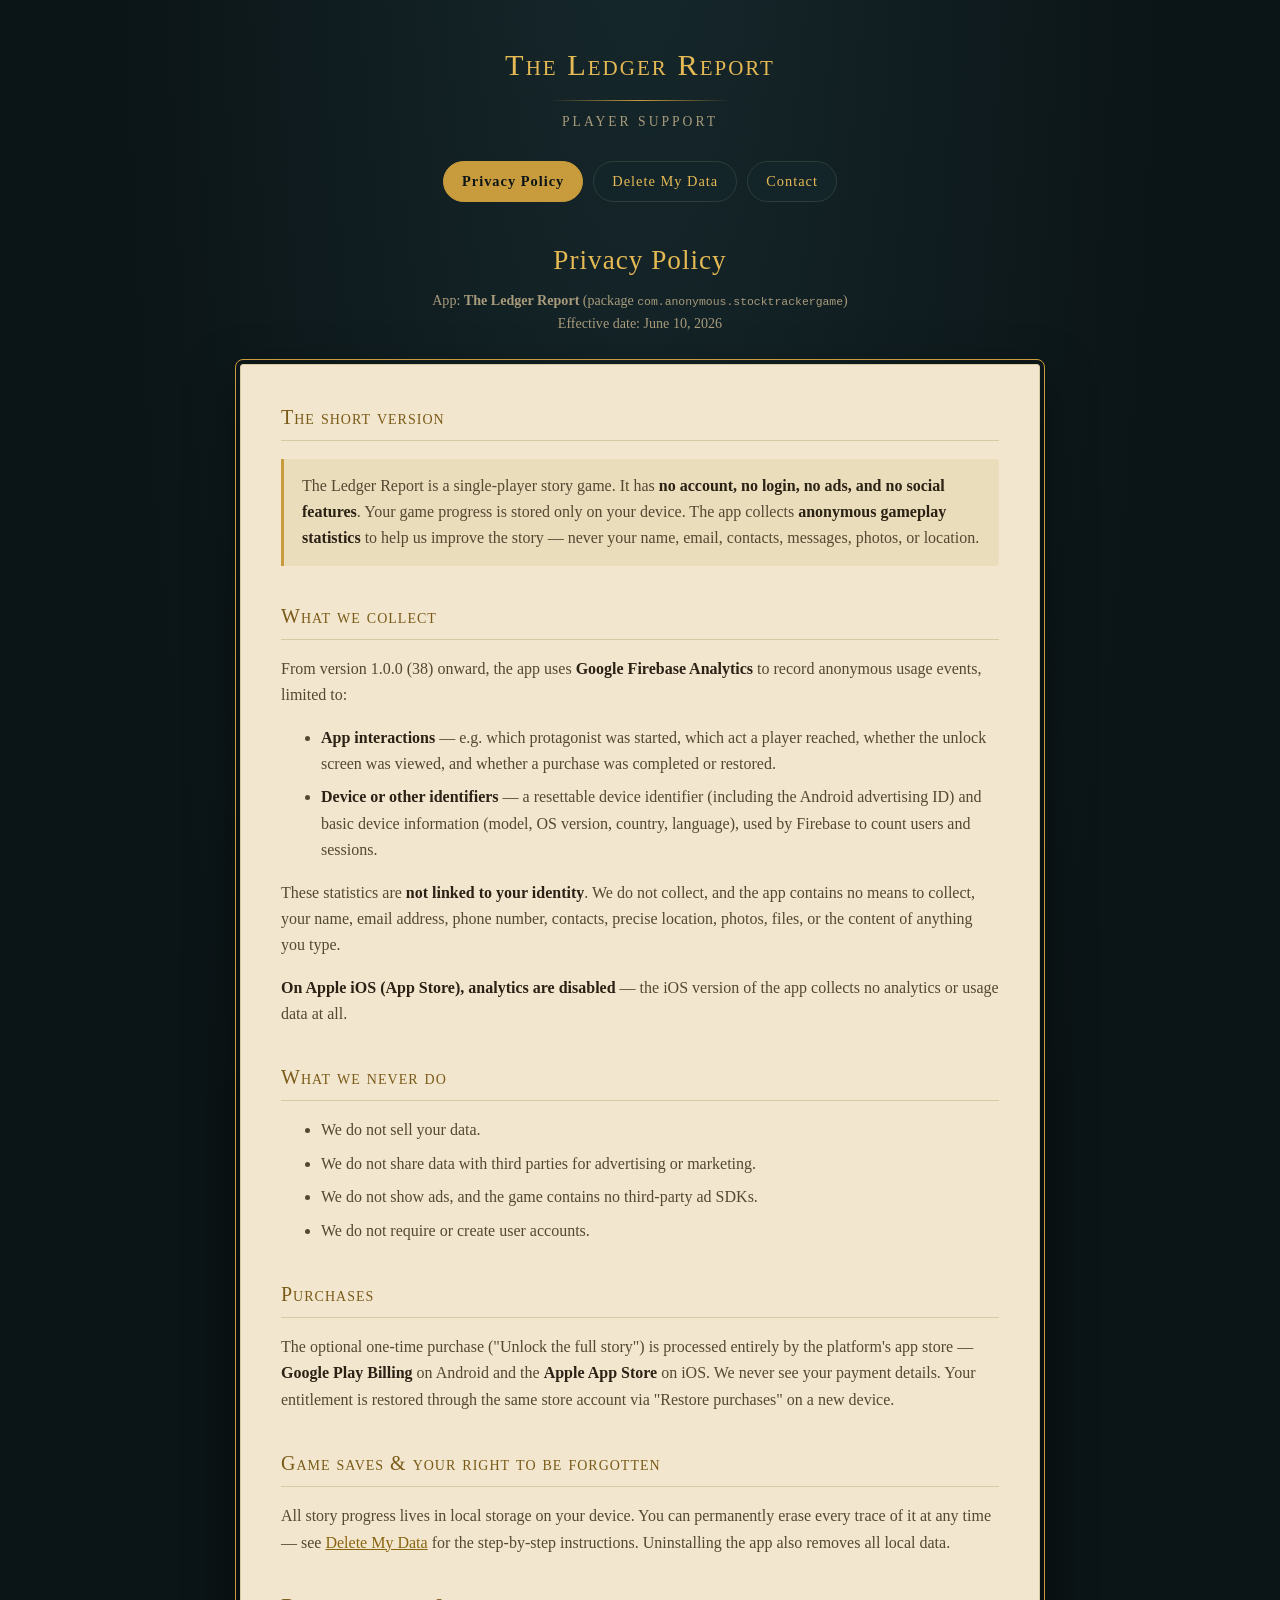
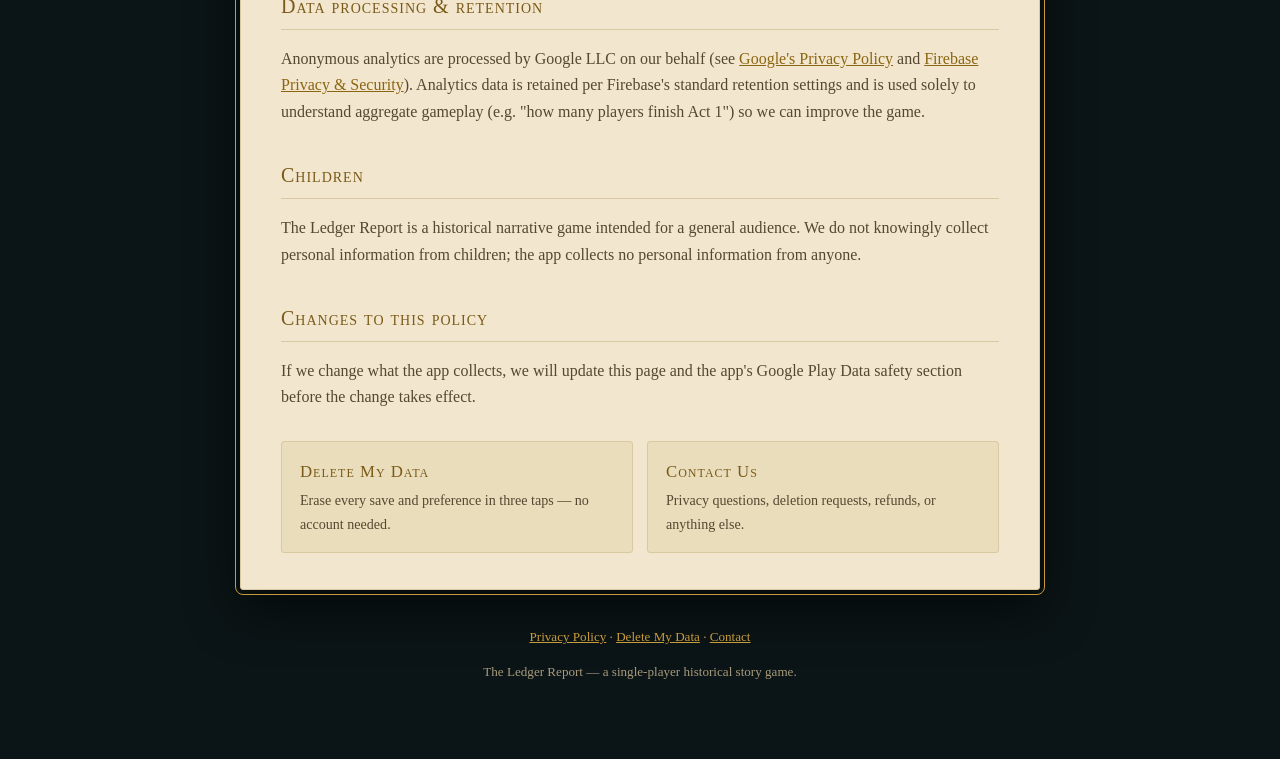
<file: index.html>
<!DOCTYPE html>
<html lang="en">
<head>
<meta charset="utf-8">
<meta name="viewport" content="width=device-width, initial-scale=1">
<title>Privacy Policy — The Ledger Report</title>
<meta name="description" content="Privacy policy for The Ledger Report, a single-player historical story game. No account, no ads, no personal data.">
<link rel="stylesheet" href="style.css">
</head>
<body>
<div class="wrap">

<header class="site">
  <a class="brand" href="index.html">
    <div class="title">The Ledger Report</div>
    <div class="rule"></div>
    <div class="tagline">Player Support</div>
  </a>
  <nav class="tabs">
    <a href="index.html" class="active">Privacy Policy</a>
    <a href="delete.html">Delete My Data</a>
    <a href="contact.html">Contact</a>
  </nav>
</header>

<h1>Privacy Policy</h1>
<p class="meta">App: <strong>The Ledger Report</strong> (package <code>com.anonymous.stocktrackergame</code>)<br>
Effective date: June 10, 2026</p>

<main class="panel">

<h2>The short version</h2>
<div class="callout">
<p>The Ledger Report is a single-player story game. It has <strong>no account, no login,
no ads, and no social features</strong>. Your game progress is stored only on your device.
The app collects <strong>anonymous gameplay statistics</strong> to help us improve the
story — never your name, email, contacts, messages, photos, or location.</p>
</div>

<h2>What we collect</h2>
<p>From version 1.0.0 (38) onward, the app uses <strong>Google Firebase Analytics</strong>
to record anonymous usage events, limited to:</p>
<ul>
  <li><strong>App interactions</strong> — e.g. which protagonist was started, which act a
      player reached, whether the unlock screen was viewed, and whether a purchase was
      completed or restored.</li>
  <li><strong>Device or other identifiers</strong> — a resettable device identifier
      (including the Android advertising ID) and basic device information (model, OS
      version, country, language), used by Firebase to count users and sessions.</li>
</ul>
<p>These statistics are <strong>not linked to your identity</strong>. We do not collect,
and the app contains no means to collect, your name, email address, phone number,
contacts, precise location, photos, files, or the content of anything you type.</p>
<p><strong>On Apple iOS (App Store), analytics are disabled</strong> — the iOS version of
the app collects no analytics or usage data at all.</p>

<h2>What we never do</h2>
<ul>
  <li>We do not sell your data.</li>
  <li>We do not share data with third parties for advertising or marketing.</li>
  <li>We do not show ads, and the game contains no third-party ad SDKs.</li>
  <li>We do not require or create user accounts.</li>
</ul>

<h2>Purchases</h2>
<p>The optional one-time purchase ("Unlock the full story") is processed entirely by
the platform's app store — <strong>Google Play Billing</strong> on Android and the
<strong>Apple App Store</strong> on iOS. We never see your payment details. Your
entitlement is restored through the same store account via "Restore purchases" on a
new device.</p>

<h2>Game saves &amp; your right to be forgotten</h2>
<p>All story progress lives in local storage on your device. You can permanently erase
every trace of it at any time — see <a href="delete.html">Delete My Data</a> for the
step-by-step instructions. Uninstalling the app also removes all local data.</p>

<h2>Data processing &amp; retention</h2>
<p>Anonymous analytics are processed by Google LLC on our behalf (see
<a href="https://policies.google.com/privacy">Google's Privacy Policy</a> and
<a href="https://firebase.google.com/support/privacy">Firebase Privacy &amp; Security</a>).
Analytics data is retained per Firebase's standard retention settings and is used solely
to understand aggregate gameplay (e.g. "how many players finish Act 1") so we can improve
the game.</p>

<h2>Children</h2>
<p>The Ledger Report is a historical narrative game intended for a general audience.
We do not knowingly collect personal information from children; the app collects no
personal information from anyone.</p>

<h2>Changes to this policy</h2>
<p>If we change what the app collects, we will update this page and the app's Google
Play Data safety section before the change takes effect.</p>

<div class="cards">
  <a href="delete.html" id="delete">
    <div class="card-title">Delete My Data</div>
    <div class="card-sub">Erase every save and preference in three taps — no account needed.</div>
  </a>
  <a href="contact.html" id="contact">
    <div class="card-title">Contact Us</div>
    <div class="card-sub">Privacy questions, deletion requests, refunds, or anything else.</div>
  </a>
</div>

</main>

<footer class="site">
  <p><a href="index.html">Privacy Policy</a> · <a href="delete.html">Delete My Data</a> · <a href="contact.html">Contact</a></p>
  <p>The Ledger Report — a single-player historical story game.</p>
</footer>

</div>
</body>
</html>
</file>
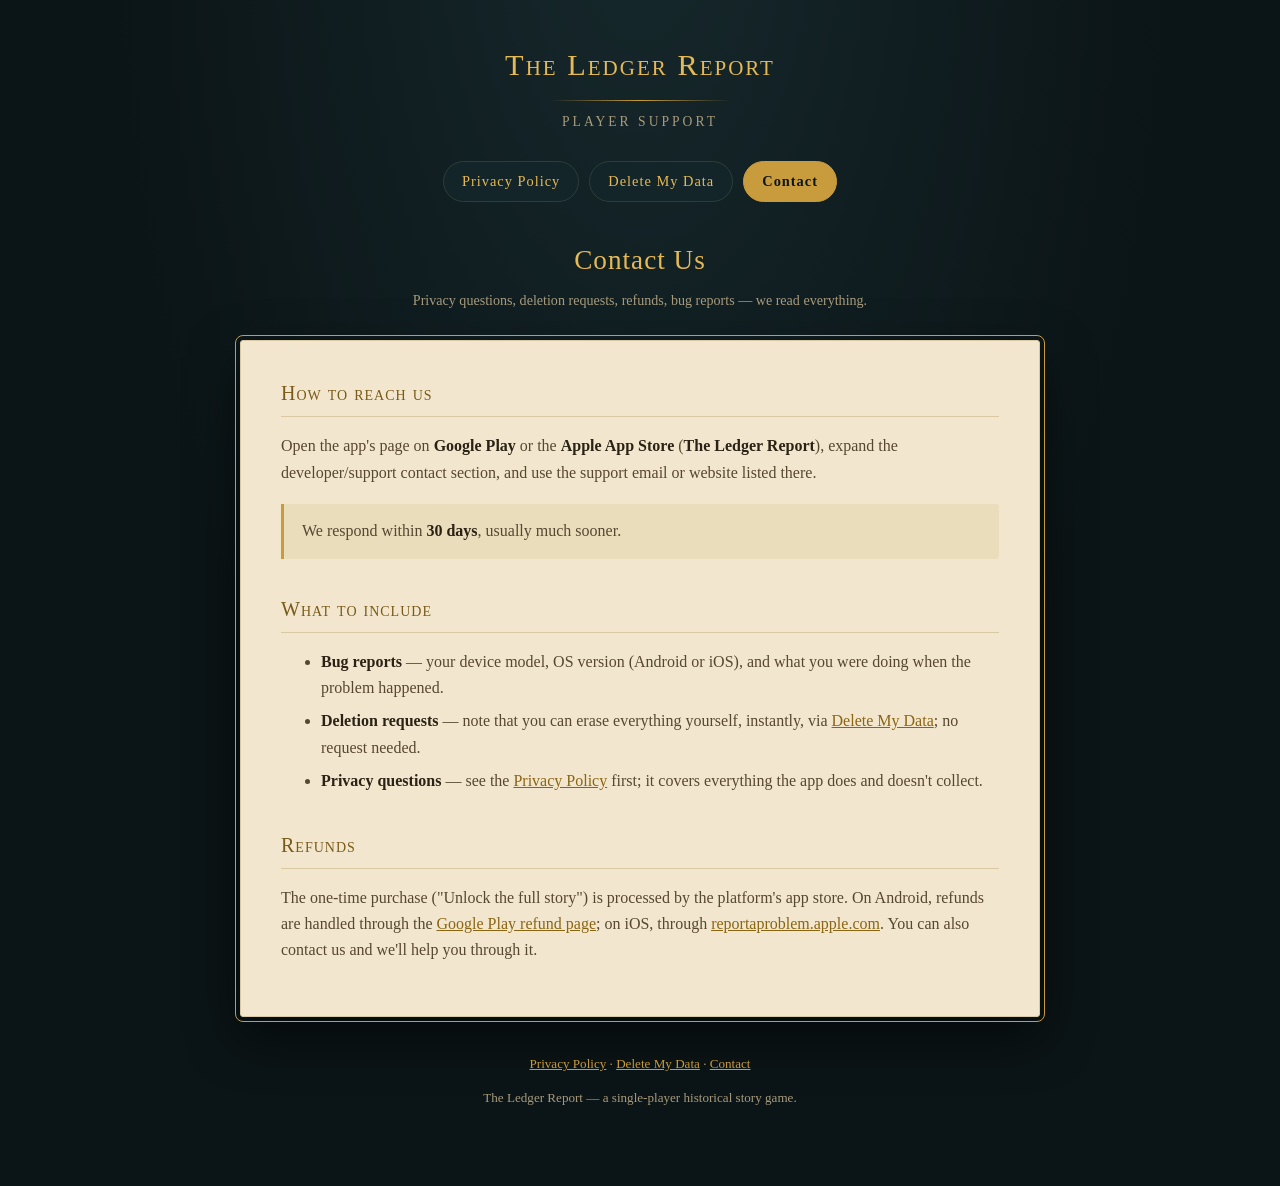
<file: contact.html>
<!DOCTYPE html>
<html lang="en">
<head>
<meta charset="utf-8">
<meta name="viewport" content="width=device-width, initial-scale=1">
<title>Contact — The Ledger Report</title>
<meta name="description" content="Contact support for The Ledger Report — privacy questions, data deletion requests, refunds, and bug reports.">
<link rel="stylesheet" href="style.css">
</head>
<body>
<div class="wrap">

<header class="site">
  <a class="brand" href="index.html">
    <div class="title">The Ledger Report</div>
    <div class="rule"></div>
    <div class="tagline">Player Support</div>
  </a>
  <nav class="tabs">
    <a href="index.html">Privacy Policy</a>
    <a href="delete.html">Delete My Data</a>
    <a href="contact.html" class="active">Contact</a>
  </nav>
</header>

<h1>Contact Us</h1>
<p class="meta">Privacy questions, deletion requests, refunds, bug reports — we read everything.</p>

<main class="panel">

<h2>How to reach us</h2>
<p>Open the app's page on <strong>Google Play</strong> or the <strong>Apple App Store</strong>
(<strong>The Ledger Report</strong>), expand the developer/support contact section, and use
the support email or website listed there.</p>
<div class="callout">
<p>We respond within <strong>30 days</strong>, usually much sooner.</p>
</div>

<h2>What to include</h2>
<ul>
  <li><strong>Bug reports</strong> — your device model, OS version (Android or iOS), and
      what you were doing when the problem happened.</li>
  <li><strong>Deletion requests</strong> — note that you can erase everything yourself,
      instantly, via <a href="delete.html">Delete My Data</a>; no request needed.</li>
  <li><strong>Privacy questions</strong> — see the <a href="index.html">Privacy Policy</a>
      first; it covers everything the app does and doesn't collect.</li>
</ul>

<h2>Refunds</h2>
<p>The one-time purchase ("Unlock the full story") is processed by the platform's app store.
On Android, refunds are handled through the
<a href="https://support.google.com/googleplay/answer/2479637">Google Play refund page</a>;
on iOS, through <a href="https://reportaproblem.apple.com">reportaproblem.apple.com</a>.
You can also contact us and we'll help you through it.</p>

</main>

<footer class="site">
  <p><a href="index.html">Privacy Policy</a> · <a href="delete.html">Delete My Data</a> · <a href="contact.html">Contact</a></p>
  <p>The Ledger Report — a single-player historical story game.</p>
</footer>

</div>
</body>
</html>
</file>
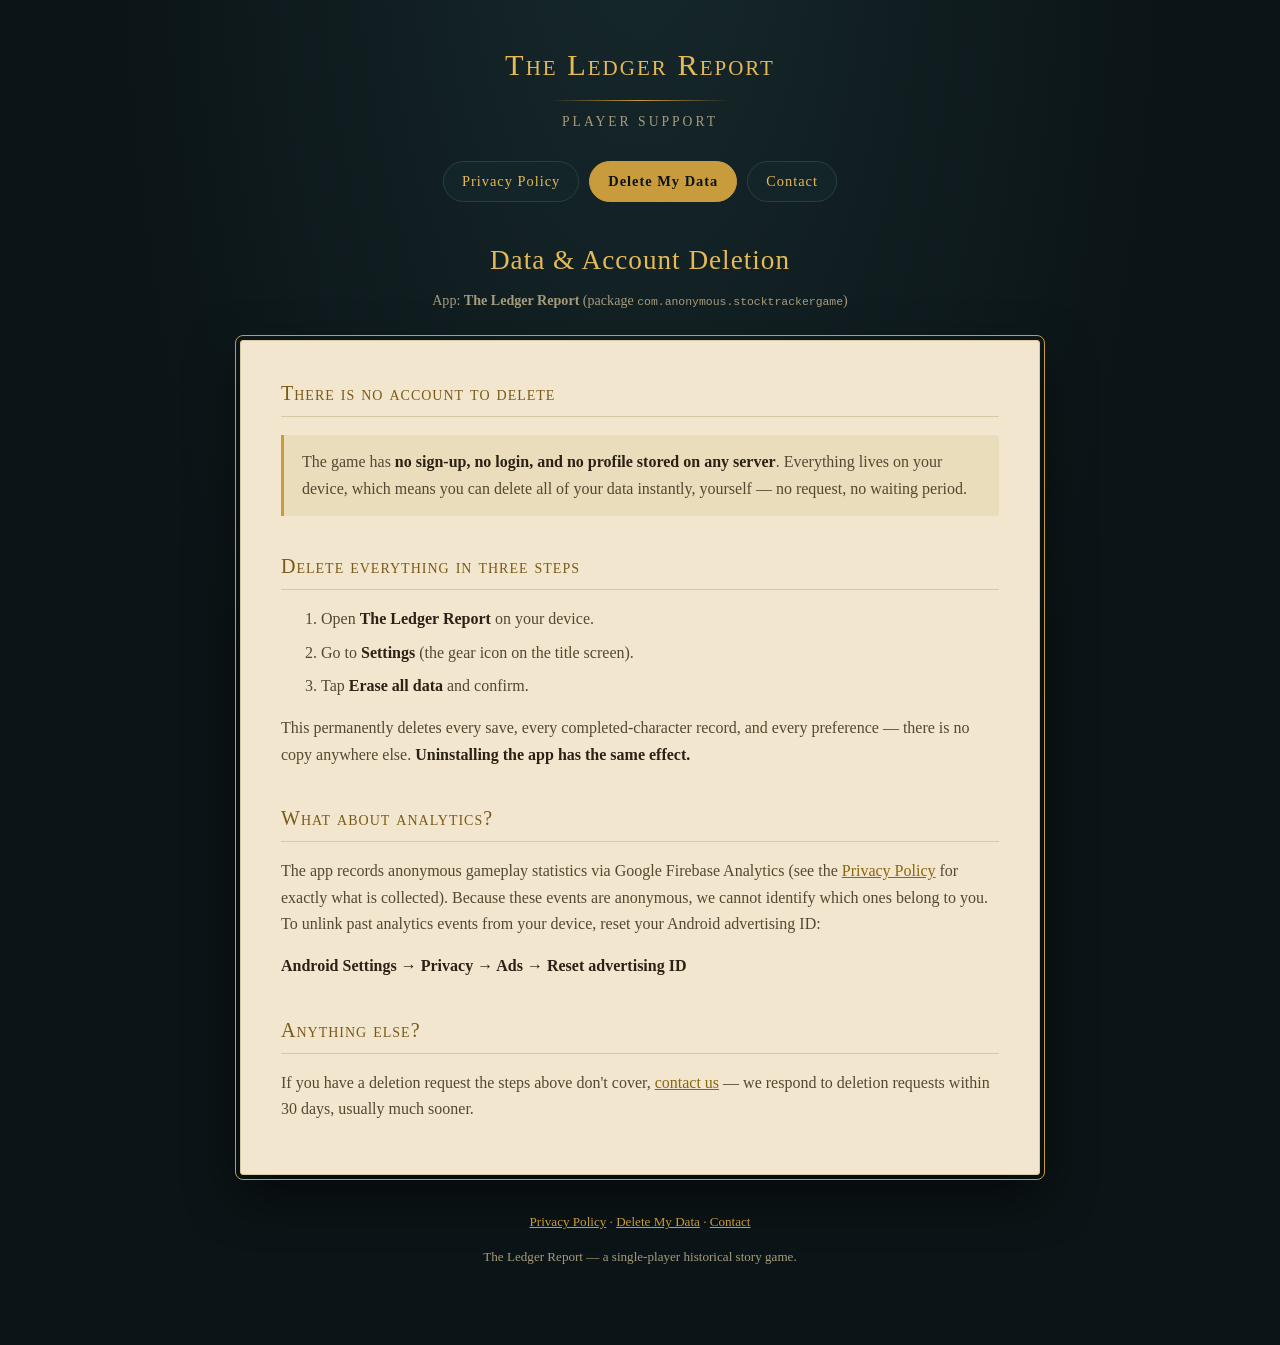
<file: delete.html>
<!DOCTYPE html>
<html lang="en">
<head>
<meta charset="utf-8">
<meta name="viewport" content="width=device-width, initial-scale=1">
<title>Delete My Data — The Ledger Report</title>
<meta name="description" content="How to permanently delete all of your data in The Ledger Report. No account exists, so deletion is instant and entirely in your hands.">
<link rel="stylesheet" href="style.css">
</head>
<body>
<div class="wrap">

<header class="site">
  <a class="brand" href="index.html">
    <div class="title">The Ledger Report</div>
    <div class="rule"></div>
    <div class="tagline">Player Support</div>
  </a>
  <nav class="tabs">
    <a href="index.html">Privacy Policy</a>
    <a href="delete.html" class="active">Delete My Data</a>
    <a href="contact.html">Contact</a>
  </nav>
</header>

<h1>Data &amp; Account Deletion</h1>
<p class="meta">App: <strong>The Ledger Report</strong> (package <code>com.anonymous.stocktrackergame</code>)</p>

<main class="panel">

<h2>There is no account to delete</h2>
<div class="callout">
<p>The game has <strong>no sign-up, no login, and no profile stored on any server</strong>.
Everything lives on your device, which means you can delete all of your data
instantly, yourself — no request, no waiting period.</p>
</div>

<h2>Delete everything in three steps</h2>
<ol>
  <li>Open <strong>The Ledger Report</strong> on your device.</li>
  <li>Go to <strong>Settings</strong> (the gear icon on the title screen).</li>
  <li>Tap <strong>Erase all data</strong> and confirm.</li>
</ol>
<p>This permanently deletes every save, every completed-character record, and every
preference — there is no copy anywhere else. <strong>Uninstalling the app has the same
effect.</strong></p>

<h2>What about analytics?</h2>
<p>The app records anonymous gameplay statistics via Google Firebase Analytics (see the
<a href="index.html">Privacy Policy</a> for exactly what is collected). Because these
events are anonymous, we cannot identify which ones belong to you. To unlink past
analytics events from your device, reset your Android advertising ID:</p>
<p><strong>Android Settings → Privacy → Ads → Reset advertising ID</strong></p>

<h2>Anything else?</h2>
<p>If you have a deletion request the steps above don't cover,
<a href="contact.html">contact us</a> — we respond to deletion requests within 30 days,
usually much sooner.</p>

</main>

<footer class="site">
  <p><a href="index.html">Privacy Policy</a> · <a href="delete.html">Delete My Data</a> · <a href="contact.html">Contact</a></p>
  <p>The Ledger Report — a single-player historical story game.</p>
</footer>

</div>
</body>
</html>
</file>
<file: style.css>
/* The Ledger Report — support site */

:root {
  --teal-deep: #0B1416;
  --teal: #101D20;
  --teal-panel: #14252A;
  --gold: #E5B954;
  --gold-dim: #C89B3C;
  --parchment: #F2E7CE;
  --parchment-edge: #D9C9A3;
  --ink: #2B2114;
  --ink-soft: #564731;
  --muted: #A89B7C;
}

* { box-sizing: border-box; }

body {
  margin: 0;
  background: var(--teal-deep);
  background-image: radial-gradient(ellipse at 50% -10%, #16282C 0%, var(--teal-deep) 60%);
  color: #EDE3CC;
  font-family: Georgia, 'Times New Roman', serif;
  line-height: 1.65;
}

.wrap {
  max-width: 840px;
  margin: 0 auto;
  padding: 40px 20px 64px;
}

/* ---- Header ---- */

header.site {
  text-align: center;
  margin-bottom: 36px;
}

.brand {
  display: inline-block;
  text-decoration: none;
}

.brand .title {
  color: var(--gold);
  font-size: 1.9em;
  letter-spacing: 2px;
  font-variant: small-caps;
}

.brand .rule {
  width: 180px;
  height: 1px;
  margin: 10px auto;
  background: linear-gradient(90deg, transparent, var(--gold-dim), transparent);
}

.brand .tagline {
  color: var(--muted);
  font-size: 0.85em;
  letter-spacing: 3px;
  text-transform: uppercase;
}

nav.tabs {
  margin-top: 26px;
  display: flex;
  justify-content: center;
  gap: 10px;
  flex-wrap: wrap;
}

nav.tabs a {
  color: var(--gold);
  text-decoration: none;
  font-size: 0.9em;
  letter-spacing: 1px;
  padding: 8px 18px;
  border: 1px solid #2C3E3A;
  border-radius: 999px;
  background: var(--teal-panel);
  transition: border-color 0.15s, color 0.15s;
}

nav.tabs a:hover {
  border-color: var(--gold-dim);
}

nav.tabs a.active {
  background: var(--gold-dim);
  border-color: var(--gold-dim);
  color: var(--teal-deep);
  font-weight: bold;
}

/* ---- Page heading (on the dark scaffold) ---- */

h1 {
  color: var(--gold);
  font-weight: normal;
  letter-spacing: 1px;
  text-align: center;
  margin: 0 0 6px;
  font-size: 1.7em;
}

.meta {
  color: var(--muted);
  font-size: 0.88em;
  text-align: center;
  margin: 0 0 28px;
}

/* ---- Parchment content panel ---- */

main.panel {
  background: var(--parchment);
  color: var(--ink);
  border: 1px solid var(--parchment-edge);
  outline: 1px solid var(--gold-dim);
  outline-offset: 4px;
  border-radius: 3px;
  padding: 36px 40px;
  box-shadow: 0 18px 50px rgba(0, 0, 0, 0.55);
}

main.panel h2 {
  color: #7A5A18;
  font-weight: normal;
  font-variant: small-caps;
  letter-spacing: 1px;
  font-size: 1.25em;
  margin: 34px 0 10px;
  padding-bottom: 6px;
  border-bottom: 1px solid var(--parchment-edge);
}

main.panel h2:first-child { margin-top: 0; }

main.panel a { color: #8A6512; }

main.panel li { margin: 7px 0; }

main.panel strong { color: var(--ink); }

main.panel code {
  font-family: 'Courier New', monospace;
  font-size: 0.92em;
  background: #E8DABA;
  padding: 1px 5px;
  border-radius: 3px;
}

main.panel ol li, main.panel ul li { color: var(--ink-soft); }
main.panel p { color: var(--ink-soft); }

.callout {
  background: #EADDBC;
  border-left: 3px solid var(--gold-dim);
  padding: 14px 18px;
  margin: 18px 0;
  border-radius: 0 3px 3px 0;
}

.callout p { margin: 0; }

/* ---- Cross-link cards ---- */

.cards {
  display: flex;
  gap: 14px;
  margin-top: 30px;
  flex-wrap: wrap;
}

.cards a {
  flex: 1 1 220px;
  display: block;
  text-decoration: none;
  background: #EADDBC;
  border: 1px solid var(--parchment-edge);
  border-radius: 3px;
  padding: 16px 18px;
  transition: border-color 0.15s;
}

.cards a:hover { border-color: var(--gold-dim); }

.cards .card-title {
  color: #7A5A18;
  font-variant: small-caps;
  letter-spacing: 1px;
  font-size: 1.05em;
}

.cards .card-sub {
  color: var(--ink-soft);
  font-size: 0.88em;
  margin-top: 4px;
}

/* ---- Footer ---- */

footer.site {
  margin-top: 36px;
  text-align: center;
  color: var(--muted);
  font-size: 0.82em;
}

footer.site a { color: var(--gold-dim); }

@media (max-width: 540px) {
  main.panel { padding: 26px 20px; }
  .wrap { padding-top: 28px; }
}
</file>
